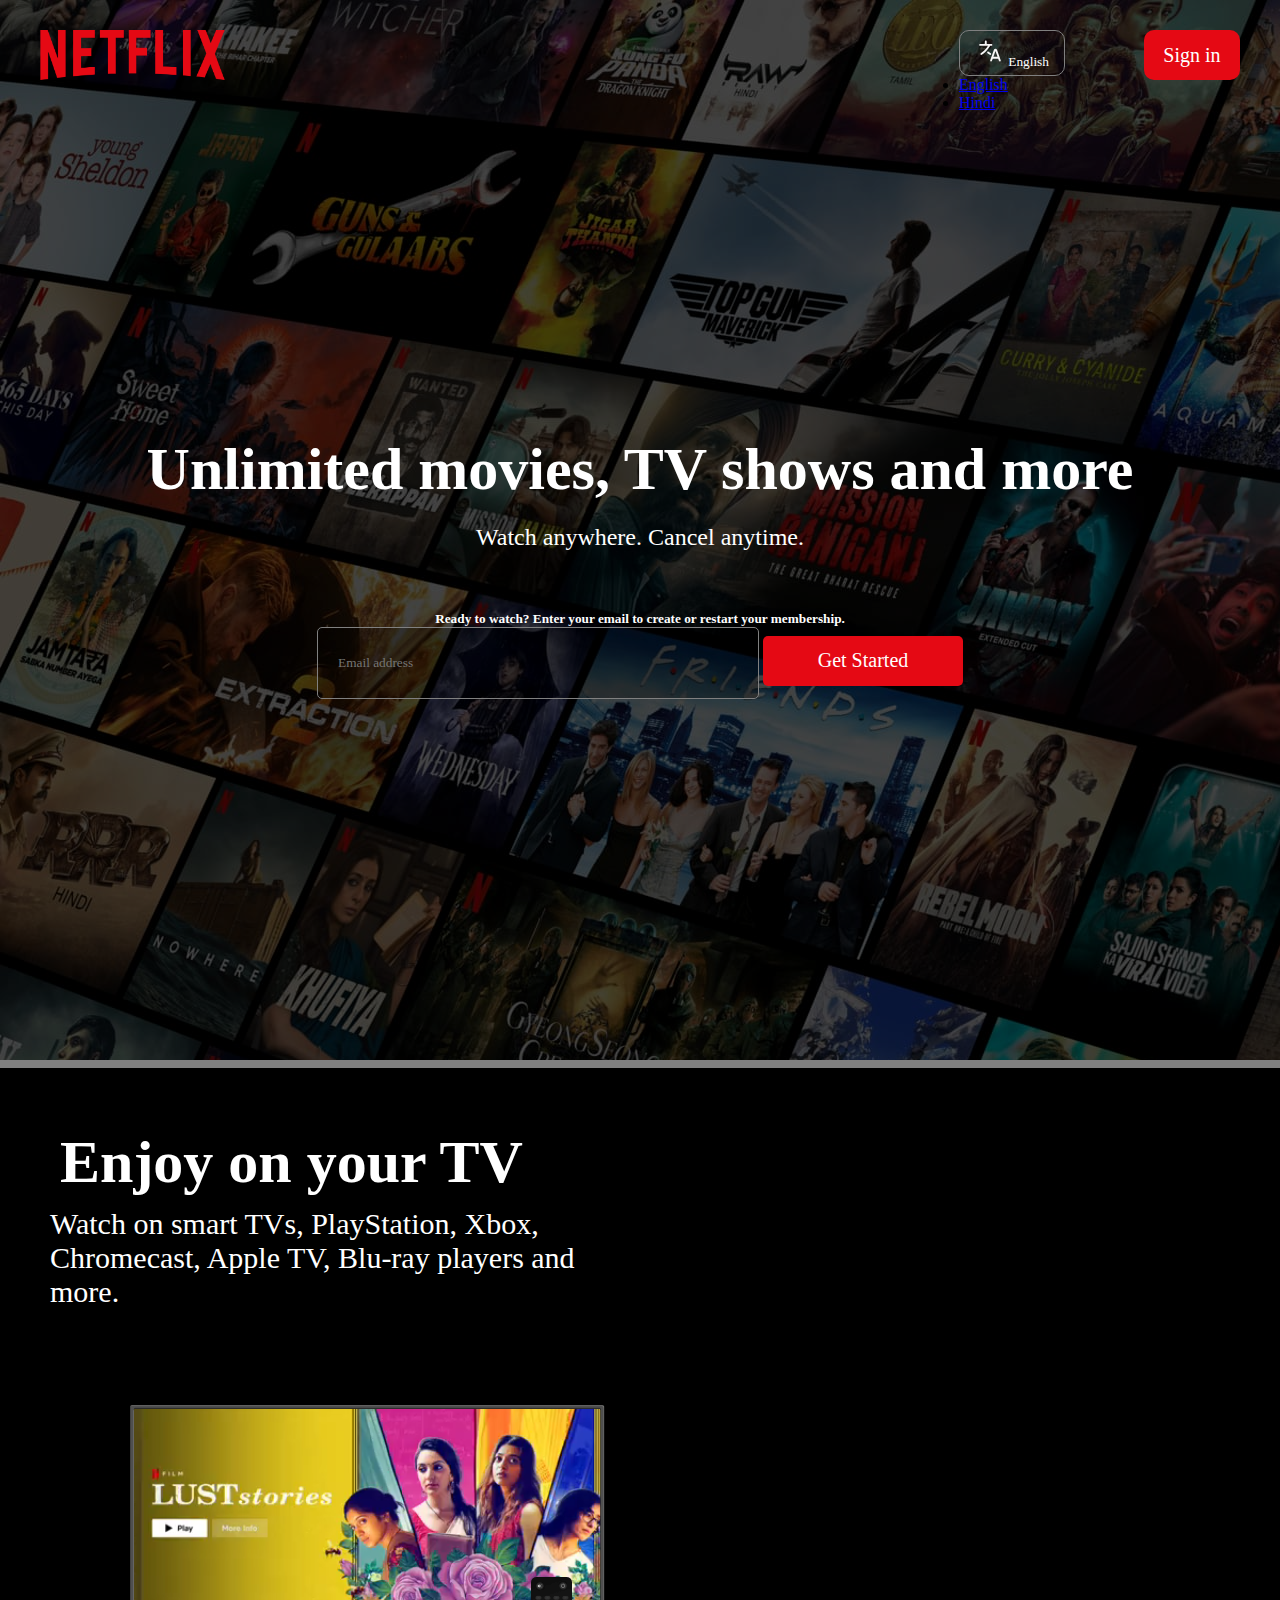
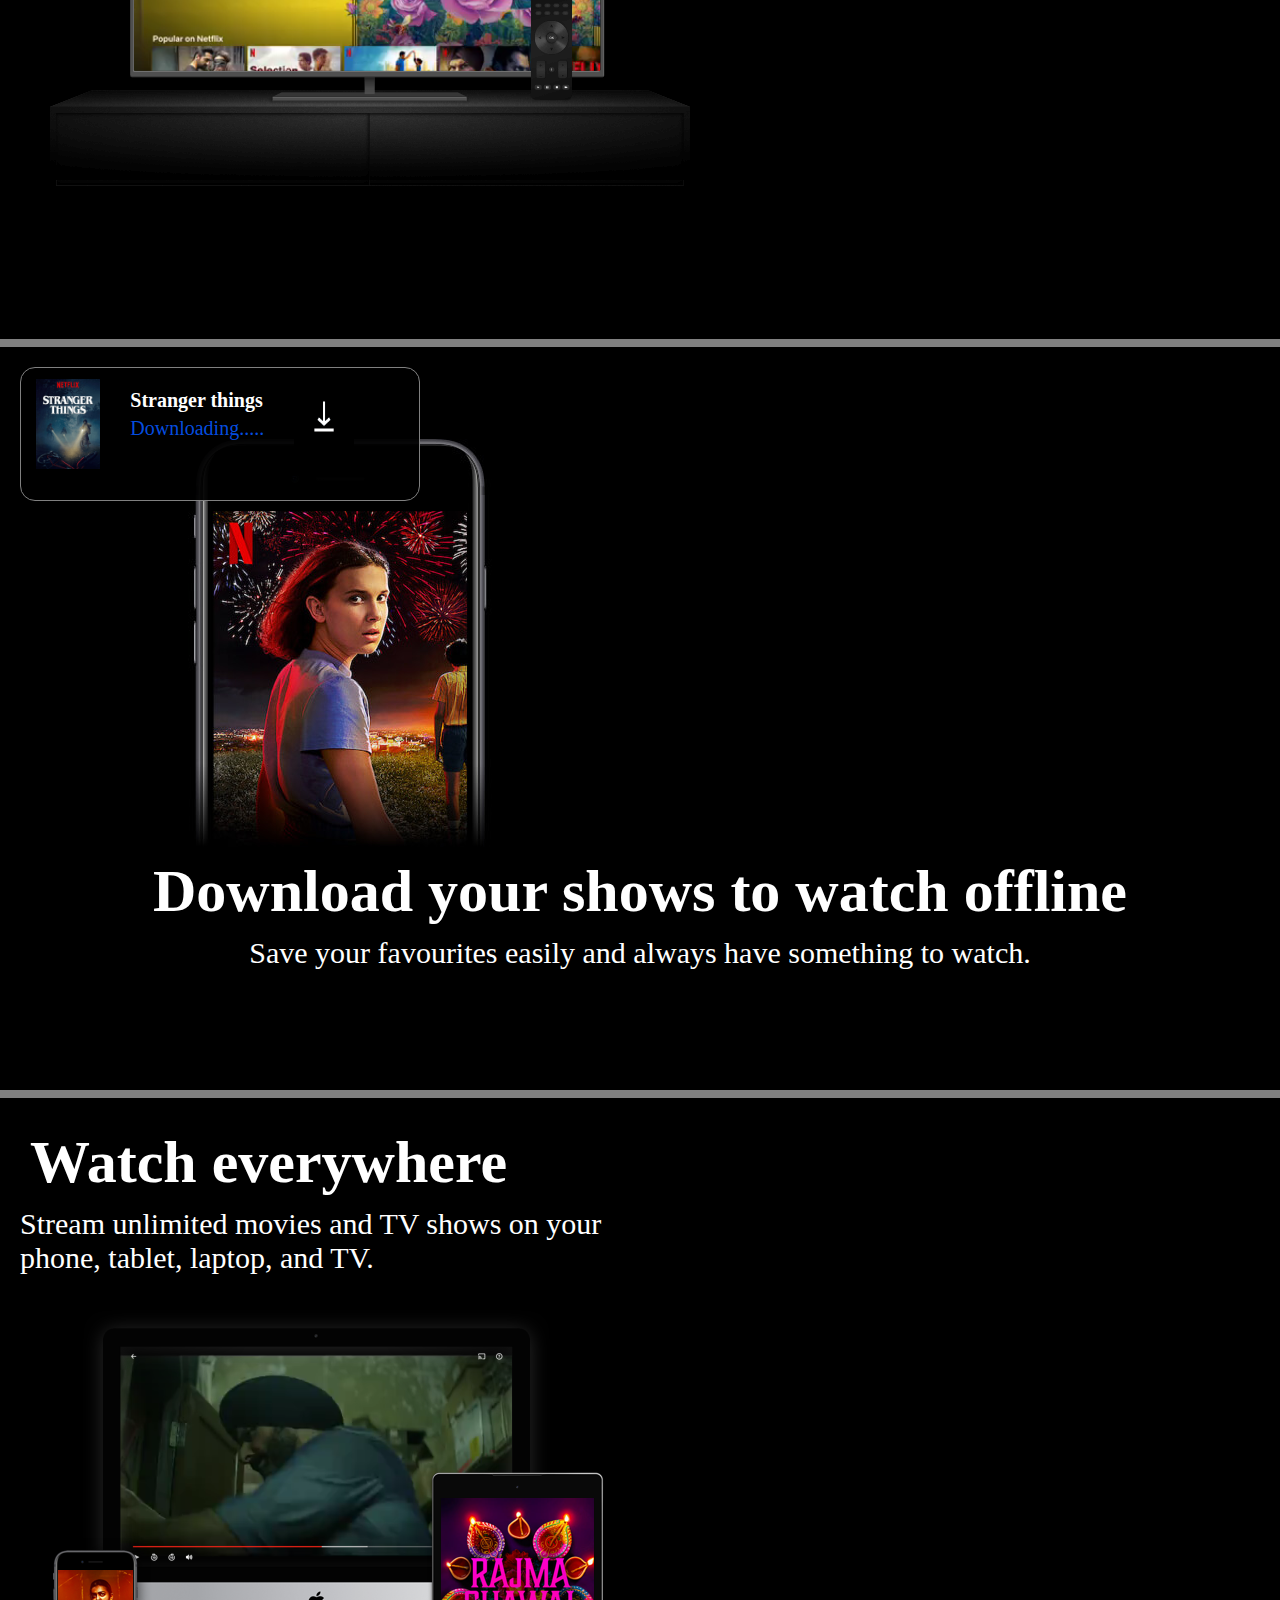
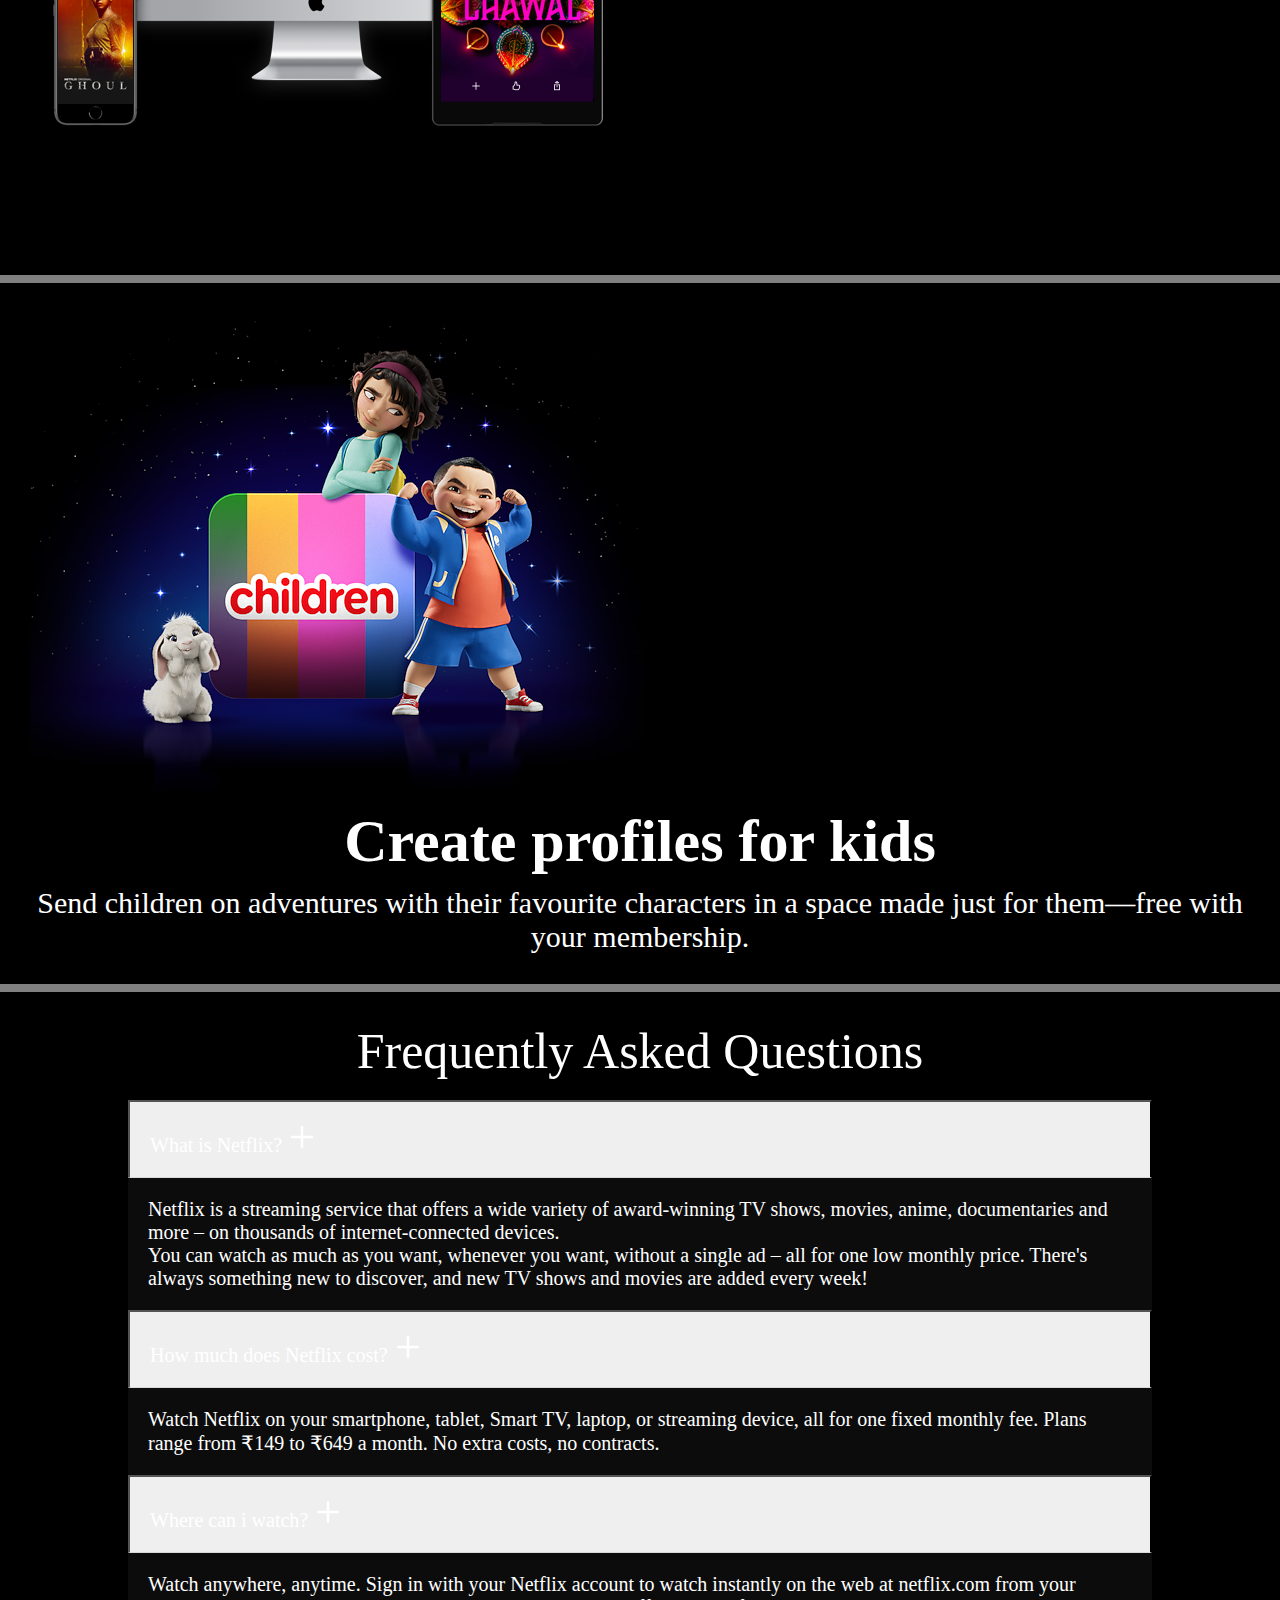
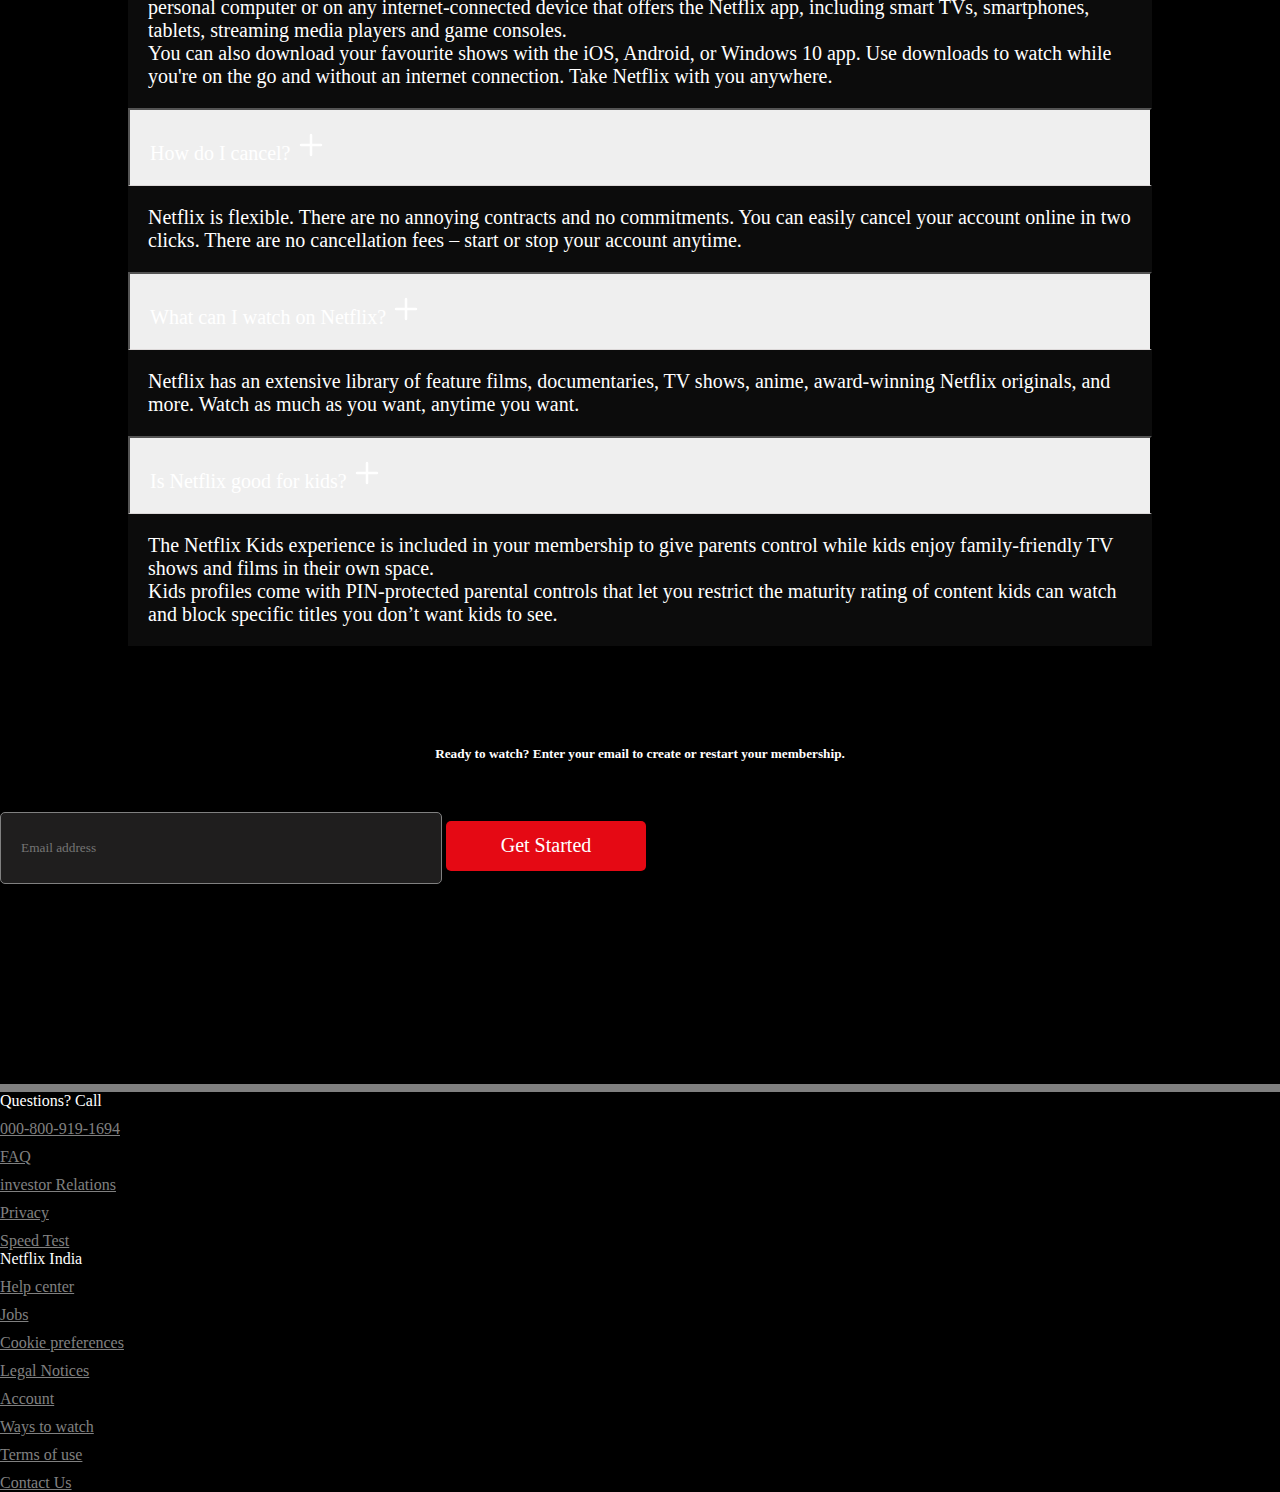
<file: index.html>
<!DOCTYPE html>
<html lang="en">
<head>
  <meta charset="UTF-8">
  <meta name="viewport" content="width=device-width, initial-scale=1.0">
  <title>Netflix clone</title>
  <link href="https://cdn.jsdelivr.net/npm/bootstrap@5.3.2/dist/css/bootstrap.min.css" rel="stylesheet" integrity="sha384-T3c6CoIi6uLrA9TneNEoa7RxnatzjcDSCmG1MXxSR1GAsXEV/Dwwykc2MPK8M2HN" crossorigin="anonymous">
  <link rel="stylesheet" href="./style.css">
  <link rel="stylesheet" href="./mediaquery.css"> 
</head>
<body>
  <section id="home">
    <div class="netflix-home">
      <div class="nav-div">
        <div class="logo-img-div">
          <img id="logo-img" src="./asets/Netflix-Logo-HD.png" alt="">
        </div>
         
        <div class="dropdown d-flex justify-content-evenly">
          <button class=" dropdown-toggle" type="button" data-bs-toggle="dropdown" aria-expanded="false">
            <img id="lan" src="./asets/language-svgrepo-com.svg" alt="">
            English
          </button>
          <ul class="dropdown-menu dropdown-menu-dark">
            <li><a class="dropdown-item active" href="#">English</a></li>
            <li><a class="dropdown-item" href="#">Hindi</a></li>
          </ul>    
        </div>
            <a href="sign-in.html"><button class="sign-button">Sign in</button></a>
      </div>
        
  
        <div class="bg-text">
          <div>
            <h1>Unlimited movies, TV shows and more</h1>
              <h2>Watch anywhere. Cancel anytime.</h2>
                <h5>Ready to watch? Enter your email to create or restart your membership.</h5>
              <div>
                <input class="search" type="text" placeholder="Email address">
                <button class="get-button">Get Started</button>
              </div>
            </div>
      </div>
    </div>
  </section>

    <section id="second">
      <div class="second-container d-flex justify-content-evenly align-items-center">
        <div class="left-text">
          <h1>Enjoy on your TV</h1>
          <p>Watch on smart TVs, PlayStation, Xbox, Chromecast, Apple TV, Blu-ray players and more.</p>
        </div>
        <div class="right-tv">
          <img src="./asets/tv.png" alt="">
          <video autoplay muted loop>
            <source src="./asets/video-tv-in-0819.m4v">
          </video>         
        </div>
      </div>
    </section>

    <section id="third">
      <div class="third-container d-flex justify-content-evenly align-items-center">
        <div class="third-left-div position-relative">
          <div class="small-div position-absolute bottom-0">
            <img src="./asets/boxshot.png" alt="">
            <p>Stranger things
              <span class="down-p-span">Downloading.....</span>
            </p>
            <img id="download-icon" src="./asets/download-icon.gif" alt="">
          </div>
        </div>
        <div class="third-right-div">
          <h1>Download your shows to watch offline</h1>
          <p>Save your favourites easily and always have something to watch.</p>
        </div>
      </div>
    </section>

    <section id="fourth">
      <div class="fourth-container d-flex justify-content-evenly">
        <div class="fourth-left-div">
          <h1>Watch everywhere</h1>
          <p>Stream unlimited movies and TV shows on your phone, tablet, laptop, and TV.
          </p>
        </div>
        <div class="fourth-right-div">
          <img src="./asets/device-pile-in.png" alt="">
          <video src="./asets/video-devices-in.m4v" autoplay muted loop>
            <source>
          </video>
        </div>
      </div>
    </section>

    <section id="fifth">
      <div class="fifth-container d-flex justify-content-evenly">
        <div class="img-children">
          <img src="./asets/children.png" alt="">
        </div>
        <div class="fifth-right-text">
          <h1>Create profiles for kids</h1>
          <p>Send children on adventures with their favourite characters in a space made just for them—free with your membership.</p>
        </div>
      </div>
    </section>

    <section id="sixth">
      <h2>Frequently Asked Questions</h2>
     
     <div class="button-collapse-div">
            <div class="content-div">
              <button class="btn d-flex justify-content-between" type="button" data-bs-toggle="collapse" data-bs-target="#collapseExample" aria-expanded="false" aria-controls="collapseExample">
                What is Netflix?
                <img src="./asets/plus-large-svgrepo-com (1).svg" alt="">
              </button>
            </div>
          
        <div class="content-div">
          <div class="collapse" id="collapseExample">
              Netflix is a streaming service that offers a wide variety of award-winning TV shows, movies, anime, documentaries and more – on thousands of internet-connected devices. <br>
              You can watch as much as you want, whenever you want, without a single ad – all for one low monthly price. There's always something new to discover, and new TV shows and movies are added every week!
          </div>
        </div>
     </div>

     <div class="button-collapse-div">
      <div class="content-div">
        <button class="btn d-flex justify-content-between" type="button" data-bs-toggle="collapse" data-bs-target="#collapseExample2" aria-expanded="false" aria-controls="collapseExample">
          How much does Netflix cost?
          <img src="./asets/plus-large-svgrepo-com (1).svg" alt="">
        </button>
      </div>  
  <div class="content-div">
    <div class="collapse" id="collapseExample2">
      Watch Netflix on your smartphone, tablet, Smart TV, laptop, or streaming device, all for one fixed monthly fee. Plans range from ₹149 to ₹649 a month. No extra costs, no contracts.
    </div>
  </div>
</div>

<div class="button-collapse-div">
  <div class="content-div">
    <button class="btn d-flex justify-content-between" type="button" data-bs-toggle="collapse" data-bs-target="#collapseExample3" aria-expanded="false" aria-controls="collapseExample">
      Where can i watch?
      <img src="./asets/plus-large-svgrepo-com (1).svg" alt="">
    </button>
  </div>  
<div class="content-div">
<div class="collapse" id="collapseExample3">
  Watch anywhere, anytime. Sign in with your Netflix account to watch instantly on the web at netflix.com from your personal computer or on any internet-connected device that offers the Netflix app, including smart TVs, smartphones, tablets, streaming media players and game consoles. <br>
You can also download your favourite shows with the iOS, Android, or Windows 10 app. Use downloads to watch while you're on the go and without an internet connection. Take Netflix with you anywhere.
</div>
</div>
</div>

<div class="button-collapse-div">
  <div class="content-div">
    <button class="btn d-flex justify-content-between" type="button" data-bs-toggle="collapse" data-bs-target="#collapseExample4" aria-expanded="false" aria-controls="collapseExample">
      How do I cancel?
      <img src="./asets/plus-large-svgrepo-com (1).svg" alt="">
    </button>
  </div>  
<div class="content-div">
<div class="collapse" id="collapseExample4">
  Netflix is flexible. There are no annoying contracts and no commitments. You can easily cancel your account online in two clicks. There are no cancellation fees – start or stop your account anytime.
</div>
</div>
</div>

<div class="button-collapse-div">
  <div class="content-div">
    <button class="btn d-flex justify-content-between" type="button" data-bs-toggle="collapse" data-bs-target="#collapseExample5" aria-expanded="false" aria-controls="collapseExample">
      What can I watch on Netflix?
      <img src="./asets/plus-large-svgrepo-com (1).svg" alt="">
    </button>
  </div>  
<div class="content-div">
<div class="collapse" id="collapseExample5">
  Netflix has an extensive library of feature films, documentaries, TV shows, anime, award-winning Netflix originals, and more. Watch as much as you want, anytime you want.
</div>
</div>
</div>

<div class="button-collapse-div">
  <div class="content-div flex-plus">
    <button class="btn  d-flex justify-content-between" data-bs-toggle="collapse" data-bs-target="#collapseExample7" aria-expanded="false" aria-controls="collapseExample">
      Is Netflix good for kids? 
      <img src="./asets/plus-large-svgrepo-com (1).svg" alt="">
  </button>
  
  </div>  
<div class="content-div">
<div class="collapse" id="collapseExample7">
  The Netflix Kids experience is included in your membership to give parents control while kids enjoy family-friendly TV shows and films in their own space. <br>
Kids profiles come with PIN-protected parental controls that let you restrict the maturity rating of content kids can watch and block specific titles you don’t want kids to see.
</div>
</div>
</div>


  <h5>Ready to watch? Enter your email to create or restart your membership.
  </h5>
    <div class="d-flex justify-content-center email-div">
      <input class="search" type="text" placeholder="Email address">
      <button class="get-button">Get Started</button>
    </div>
</div>  
    </section>

    <section id="footer">
      <div class="footer-div d-flex justify-content-evenly">
        
        <div class="links">
          <p>Questions? Call <a href="">000-800-919-1694</a></p>
          <a href="">FAQ</a>
          <a href="">investor Relations</a>
          <a href="">Privacy</a>
          <a href="">Speed Test</a>
          <p>Netflix India</p>
        </div>
        <div class="links">
          <a href="">Help center</a>
          <a href="">Jobs</a>
          <a href="">Cookie preferences</a>
          <a href="">Legal Notices</a>
        </div>
        <div class="links">
          <a href="">Account</a>
          <a href="">Ways to watch</a>
          <a href="">Terms of use</a>
          <a href="">Contact Us</a>
        </div>
      </div>
    </section>
    


    <script src="https://cdn.jsdelivr.net/npm/bootstrap@5.3.2/dist/js/bootstrap.bundle.min.js" integrity="sha384-C6RzsynM9kWDrMNeT87bh95OGNyZPhcTNXj1NW7RuBCsyN/o0jlpcV8Qyq46cDfL" crossorigin="anonymous"></script>     
</body>

</html>
</file>
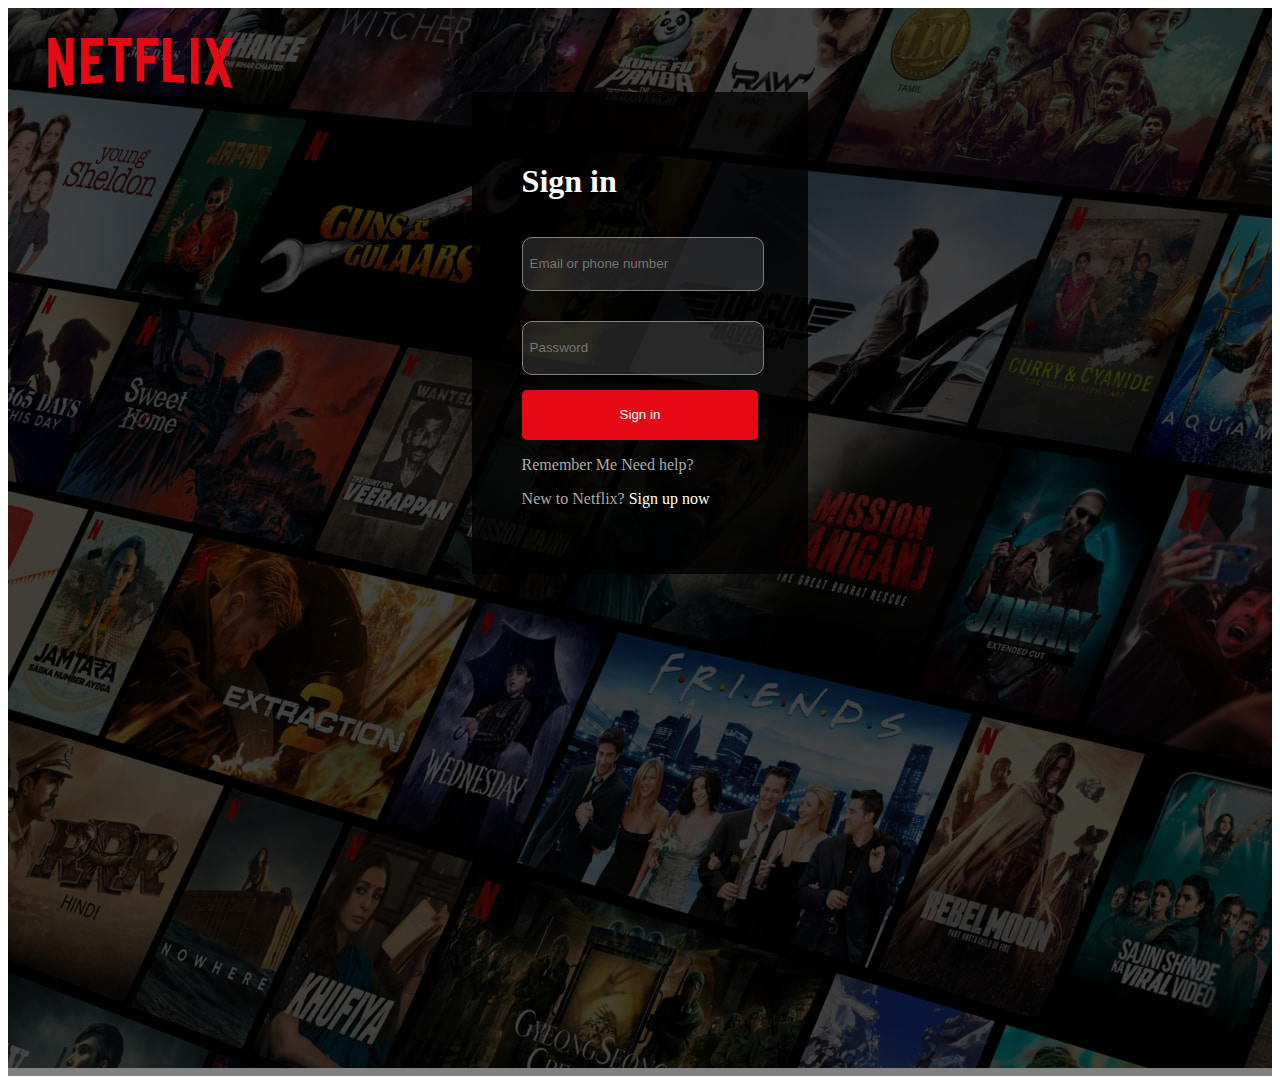
<file: sign-in.html>
<!DOCTYPE html>
<html lang="en">
<head>
  <meta charset="UTF-8">
  <meta name="viewport" content="width=device-width, initial-scale=1.0">
  <title>sign in page</title>
  <link rel="stylesheet" href="./sign-style.css">
</head>
<body>
  <div class="netflix-home">
    <div class="nav-div">
      <div class="logo-img-div">
        <a href="index.html"><img id="logo-img" src="./asets/Netflix-Logo-HD.png" alt=""></a>
      </div>
      <div class="sign-in">
        <div>
          <h1>Sign in</h1>
          <input type="text" placeholder="Email or phone number">
          <input type="password" placeholder="Password">
          <button>Sign in</button>
          <p>Remember Me
            <span>Need help?</span>
          </p>
          <p>New to Netflix? <a href="">Sign up now</a></p>
        </div>
      </div>
</div>
</div>
  
</body>
</html>
</file>
<file: style.css>
@import url('https://fonts.googleapis.com/css2?family=Acme&family=Agbalumo&family=Bree+Serif&family=Caveat&family=Crimson+Pro:wght@200&family=Dancing+Script:wght@400;700&family=Kalam&family=Libre+Baskerville&family=Lilita+One&family=Pacifico&family=Poppins&family=Roboto&family=Rubik+Bubbles&family=Satisfy&family=Smooch&family=Vina+Sans&display=swap');

* {
  padding: 0;
  margin: 0;
  font-family: 'Playfair Display', serif;
}

/* home section */
.nav-div {
 display: flex;
 justify-content: space-between;
 
}
.netflix-home {
  background: rgba(0, 0, 0, 0.65) url("./asets/bg-1.jpg");
  background-blend-mode: darken;
  background-size: auto;
  background-repeat: no-repeat;
  height: 1000px;
  padding: 30px 40px;
  border-bottom: 8px solid grey;
}
#logo-img {
  width: 185px;
  height: 50px;
  background: none;
}
.sign-button {
  background-color: rgb(229, 9, 20);
  color: white;
  width: 96.11px;
  height: 40px;
  padding: 5px 12px;
  border-radius: 10px;
  border: none;
  font-size: 20px;
  font-weight: 500;
  height: 50px;
  margin-right: 9%;
}
.dropdown-toggle {
  padding: 5px 15px;
  border: 1px solid grey;
  background: none;
  color: white;
  border-radius: 10px;

}

.dropdown-toggle:active {
  border: 2px solid beige;
}
#lan {
  width: 30px;
  height: 30px;
  background: none;
}
.lan-button {
  background: none;
  border: 2px solid white;
  font-weight: 500;

}
.logo-img-div {
  display: flex;
  width: 70%;
}

.bg-text {
  display: flex;
  justify-content: center;
  align-items: center;
  color: white;
  height: 100vh;
  text-align: center;
}
h1 {
  font-weight: 900;
  font-size: 60px;
  padding: 10px;
}
h2 {
  font-weight: 500;
  padding: 10px;
}
.bg-text h5 {
  padding-top: 50px;
}
 .search {
  width: 400px;
  height: 50px;
  border-radius: 5px;
  background: rgba(0, 0, 0, 0.277);
  border: 1px solid grey;
  padding: 10px 20px;
}
 .get-button {
  padding: 10px 20px;
  height: 50px;
  width: 200px;
  background-color: rgb(229, 9, 20);
  color: white;
  border: none;
  border-radius: 5px;
  font-size: 20px;
}
.get-button:hover {
  background-color: rgb(171, 29, 29);
}

/* section second */
#second {
  background-color: black;
  border-bottom: 8px solid grey;
  padding-bottom: 100px;

}
.second-container {
  height: 50%;
  padding: 50px;
}
.left-text {
  width: 50%;
}

.left-text h1 {
  color: white;
  font-size: 60px;
  font-weight: 900px;
}
.left-text p {
  color: white;
  font-size: 30px;
}
.right-tv {
  width: 640px;
  height: 480px;
  position: relative;

}
.right-tv img {
  position: absolute;
  z-index: 1;
  width: 100%;
}
.right-tv video {
  position: absolute;
  bottom: 20%;
  right: 10%;
  width: 80%;
  z-index: 0;
}

/* third section */
#third {
  background-color: black;
  border-bottom: 8px solid grey;
  padding-bottom: 100px;
}
.third-container {
  padding: 20px 20px;
}
.third-left-div {
  background-image: url("./asets/mobile-pic.jpg");
  background-size: auto;
  width: 640px;
  height: 480px;
  /* position: relative; */
}

.small-div {
  width: 368px;
  height: 110px;
  padding: 11px 15px;
  border: 1px solid grey;
  display: flex;
  justify-content: flex-start;
  gap: 30px;
  border-radius: 15px;
  background-color: rgba(0, 0, 0, 0.933);
  right: 14%; 
}
.small-div img {
  width: 64.28px;
  height: 90px;
}
.small-div p {
  font-size: 20px;
  font-weight: 600;
  color: white;
  padding-top: 10px;
}
.small-div .down-p-span {
  color: rgba(5, 80, 230, 0.985);
  display: block;
  font-weight: 500;
  padding-top: 5px;
}
.third-right-div h1 {
  color: white;
  font-size: 60px;
  font-weight: 900px;
  text-align: center;
}
.third-right-div p {
  color: white;
  font-size: 30px;
  text-align: center;
}
#download-icon {
  width: 60px;
  height: 75px;
}

/* section fourth */
#fourth {
  background-color: black;
  border-bottom: 8px solid grey;
  padding-bottom: 100px;
}

.fourth-left-div {
  width: 50%;
  padding: 20px;
}
.fourth-left-div h1 {
  color: white;
  font-size: 60px;
  font-weight: 900px;
}
.fourth-left-div p {
  color: white;
  font-size: 30px;
}

.fourth-right-div {
  position: relative;
  width: 640px;
  height: 480px;
}

.fourth-right-div img {
  position: absolute;
  width: 100%;
  height: 100%;
  z-index: 1;
}

.fourth-right-div video {
  position: absolute;
  top: 10%;
  right: 20%;
  width: 400px;
  z-index: 0;
}


/* fifth */
#fifth {
  border-bottom: 8px solid grey;
  background-color: black;
}
.fifth-container {
  padding: 30px;
}

.fifth-right-text h1 {
  color: white;
  font-size: 60px;
  font-weight: 900px;
  text-align: center;
}
.fifth-right-text p {
  color: white;
  font-size: 30px;
  text-align: center;
}

/* sixth section */
#sixth {
  background-color: black;
  border-bottom: 8px solid grey;
}
#sixth h2 {
  color: white;
  font-size: 50px;
  font-weight: 900px;
  text-align: center;
  padding-top: 30px;
  padding-bottom: 20px;
}
.button-collapse-div {
 
  display: flex;
  justify-content: center;
  align-items: center;
  flex-direction: column;
  width: 100%;
}
.btn {
  color: white;
  
  width: 100%;
  text-align: left;
  font-size: 20px;
  border-bottom: 1px solid rgb(220, 216, 216);
  padding: 20px;
}
.btn:hover {
  background-color: rgb(54, 53, 53);
  color: white;
}
.collapse {
 color: white;
 transition: width 0.5s ease;
 padding: 20px;
 font-size: 20px;
}
.content-div {
  width: 80%;
  background-color: rgba(16, 16, 16, 0.722);
  
}
.flex-plus {
  display: flex;
  justify-content: space-between;
  align-items: center;
}

.content-div img {
  width: 30px;
  padding-right: 10px;
  
}
h5 {
  color: white;
  text-align: center;
  padding-top: 100px;
}
.email-div {
  gap: 20px;
  margin-bottom: 200px;
  padding-top: 50px;
}
.email-div .search {
  background-color: rgba(45, 44, 44, 0.684);
}
input[type=text] {
  color: white;
}

/* footer section */
#footer {
  background-color: black;
}
.links a {
  color: grey;
  display: block;
  padding-top: 10px;
}
.links p {
  color: white;
}
</file>
<file: mediaquery.css>
@media screen and (max-width:1200px) {
  /* fifth setion */
  .fifth-container {
    flex-wrap: wrap;
  }
  /* fourth section */
  .fourth-container {
    flex-wrap: wrap;
  }
  /* third section */
  .third-container {
    flex-wrap: wrap;
  }
  .small-div {
    right: 21%;
  }
  /* second section */
  .second-container {
    flex-wrap: wrap;
  }
/* text size */
  h1 {
    font-size: 35px;
  }
  .left-text h1, .third-right-div h1, .fourth-left-div h1, .fifth-right-text h1, #sixth h2{
   font-size: 35px;
    
  }
  .left-text p, .third-right-div p, .fourth-left-div p, .fifth-right-text p {
    color: white;
    font-size: 20px;
  }
   
}
</file>
<file: sign-style.css>
.netflix-home {
  background: rgba(0, 0, 0, 0.65) url("./asets/bg-1.jpg");
  background-blend-mode: darken;
  background-size: auto;
  background-repeat: no-repeat;
  height: 1000px;
  padding: 30px 40px;
  border-bottom: 8px solid grey;
}
#logo-img {
  width: 185px;
  height: 50px;
  background: none;
}
.logo-img-div {
  display: flex;
  width: 70%;
}

.sign-in {
  background-color: rgba(0, 0, 0, 0.799);
  padding: 50px 50px;
  width: 20%;
  margin: auto;
}
.sign-in h1 {
  color: white;
}
.sign-in input {
  height: 50px;
  width: 100%;
  margin: 15px 0;
  background-color: rgba(128, 128, 128, 0.247);
  border: 1px solid grey;
  border-radius: 10px;
}
.sign-in button {
  display: block;
  height: 50px;
  width: 100%;
  background-color: rgb(229, 9, 20);
  border-radius: 5px;
  border: none;
  color: white;
}
.sign-in p {
  color: rgb(173, 170, 170);
}
.sign-in p>span {
  display: inline-flex;
}
.sign-in p>a {
  color: white;
  text-decoration: none;
}
::placeholder {
  padding: 4px 5px;
}
</file>
